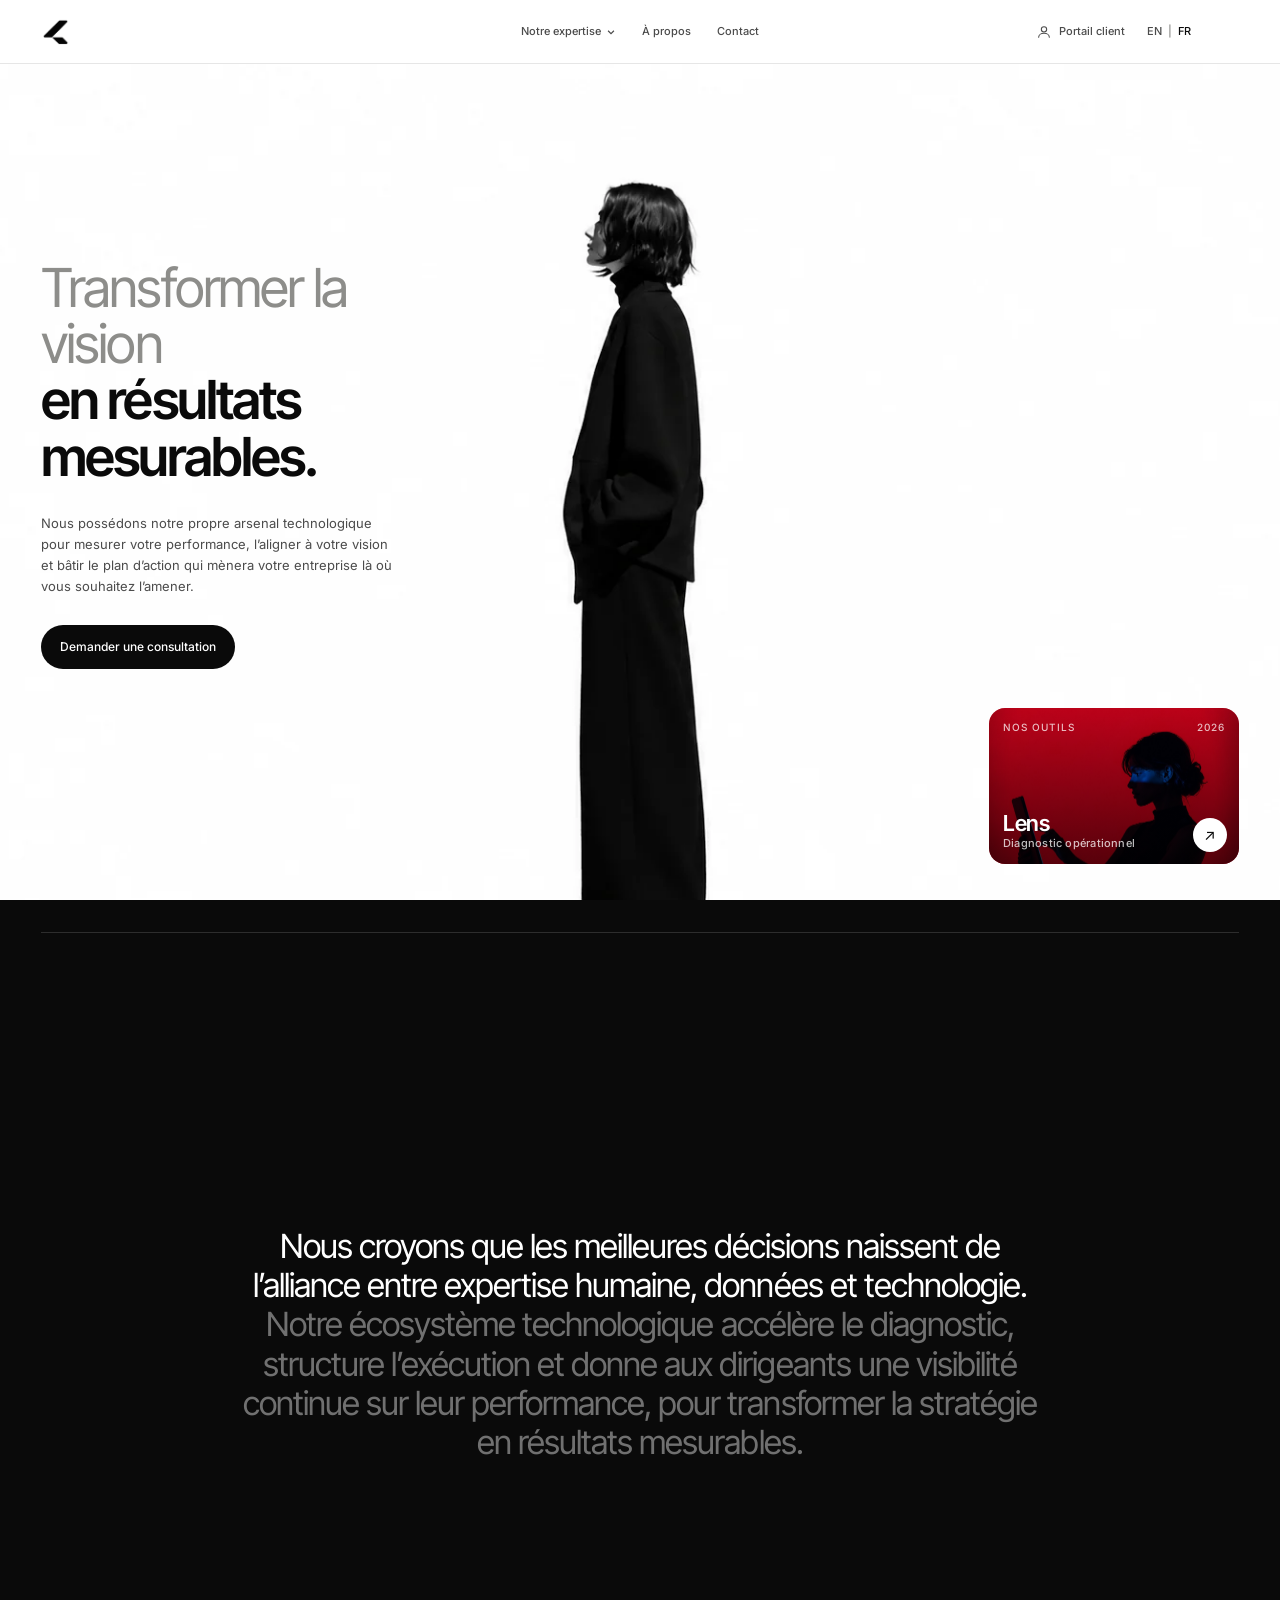
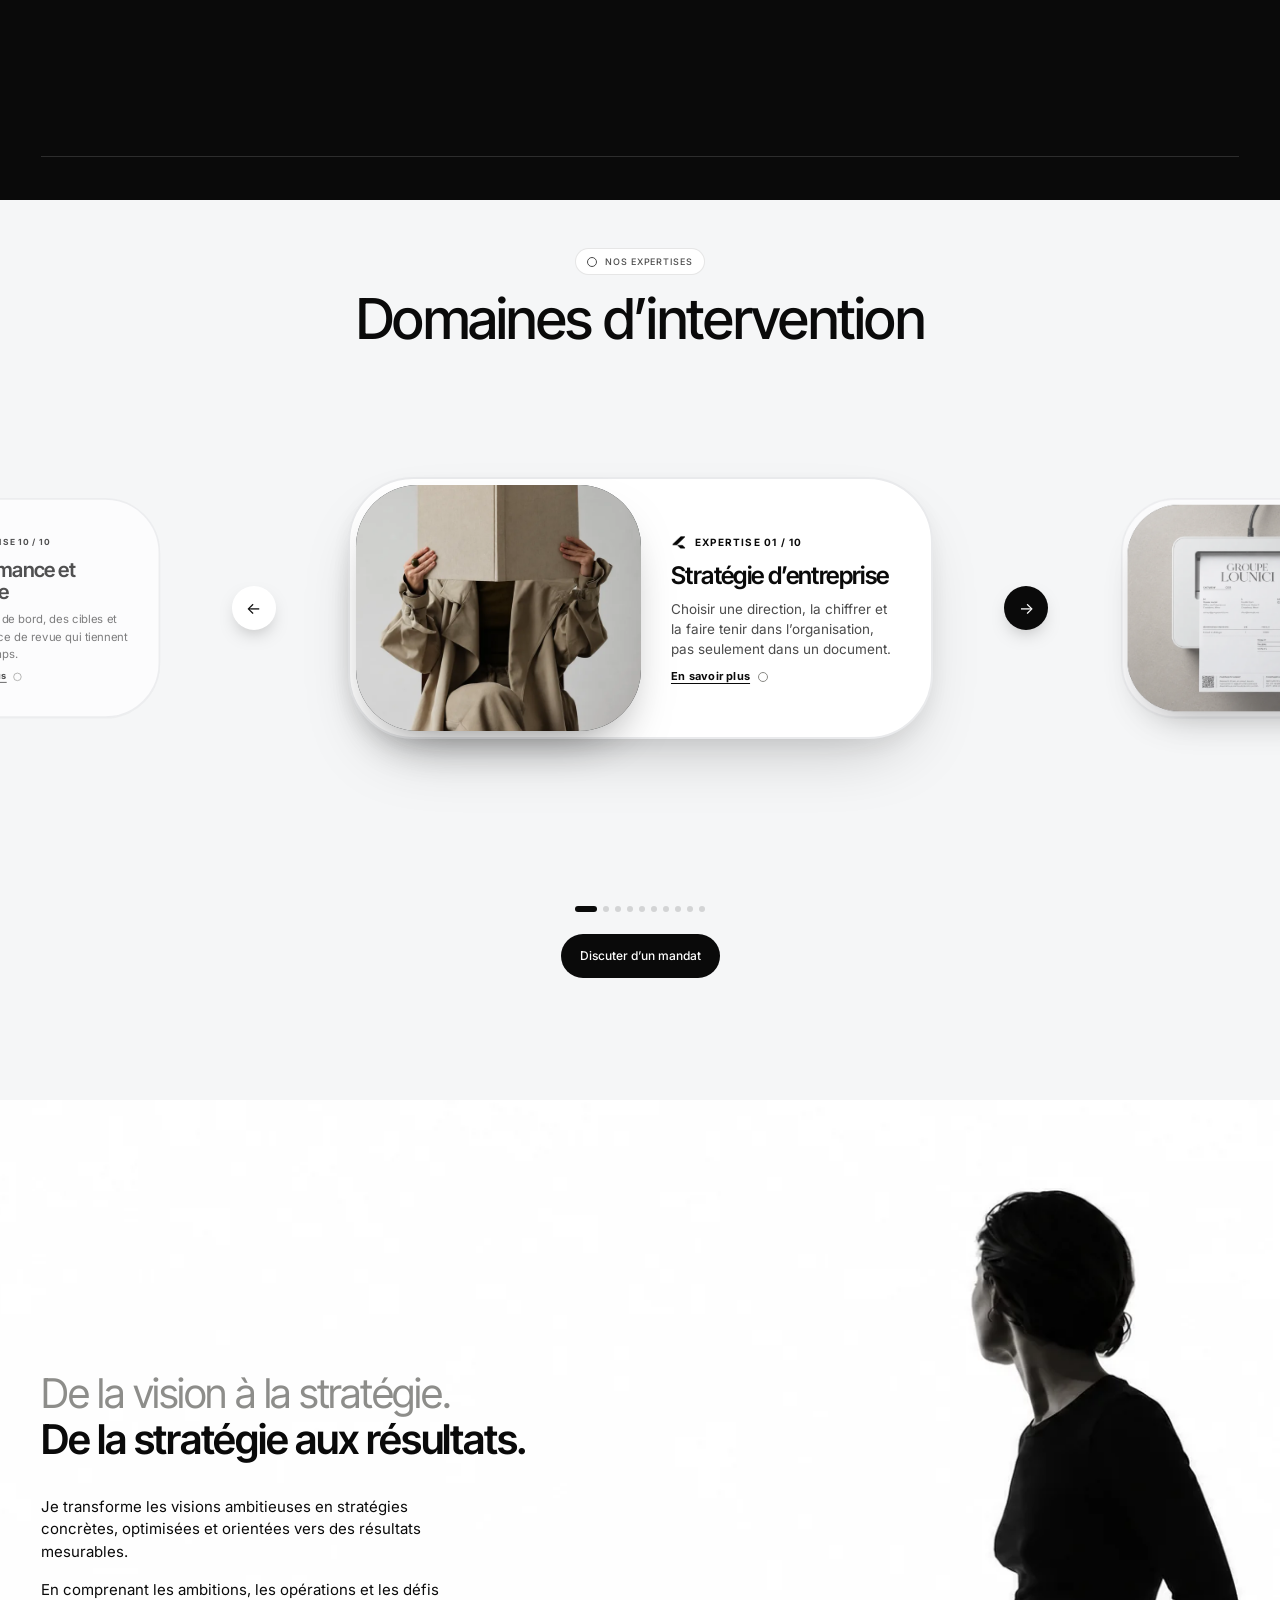
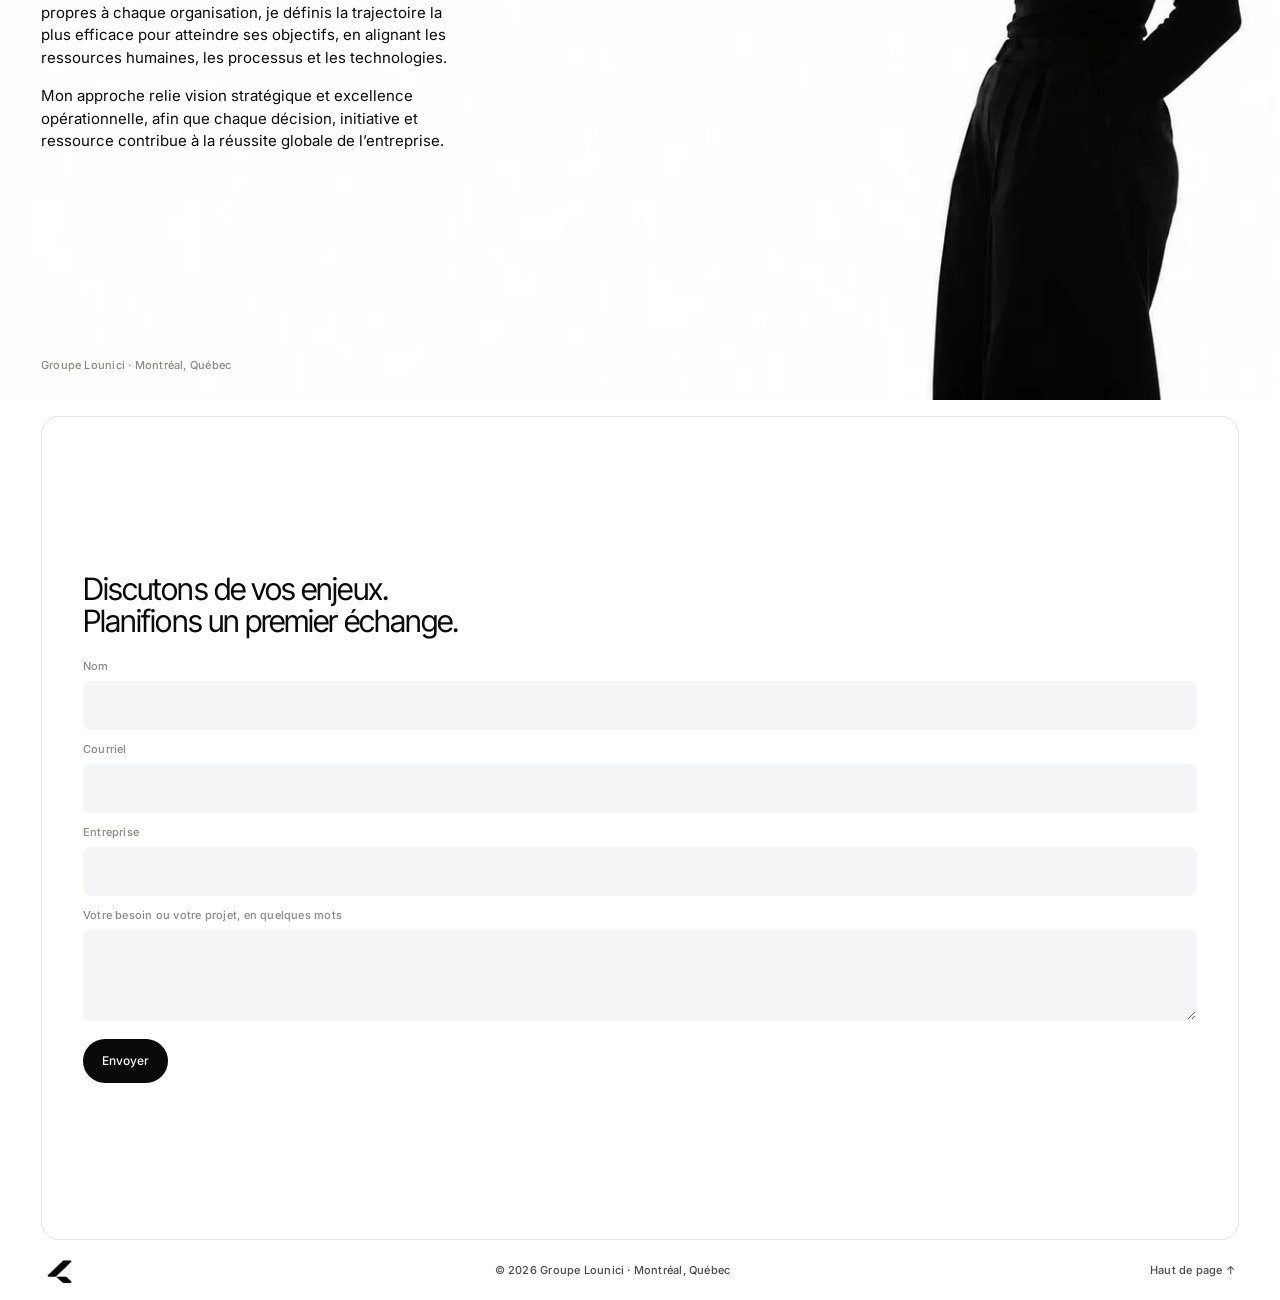
<file: index.html>
<!DOCTYPE html>
<html lang="fr">
<head>
  <meta charset="UTF-8">
  <meta name="viewport" content="width=device-width, initial-scale=1.0">
  <title data-i18n="title_home">Accueil | Groupe Lounici</title>
  <meta name="description" data-i18n-attr="content=meta_desc" content="Groupe Lounici est un cabinet de résolution de problèmes et d'amélioration continue : fusions et acquisitions, stratégie, implantation de systèmes, changement de structure. Des résultats dans les 30 premiers jours.">
  <link rel="icon" href="favicon.ico?v=3" sizes="16x16 32x32 48x48">
  <link rel="icon" type="image/png" sizes="64x64" href="assets/favicon.png?v=3">
  <link rel="icon" type="image/png" sizes="192x192" href="assets/favicon-192.png?v=3">
  <link rel="icon" type="image/png" sizes="512x512" href="assets/favicon-512.png?v=3">
  <link rel="apple-touch-icon" sizes="180x180" href="assets/favicon-180.png?v=3">
  <link rel="preconnect" href="https://fonts.googleapis.com">
  <link rel="preconnect" href="https://fonts.gstatic.com" crossorigin>
  <link href="https://fonts.googleapis.com/css2?family=Inter+Tight:wght@400;500;600&family=Inter:wght@400;500;600&display=swap" rel="stylesheet">
  <link rel="stylesheet" href="styles.css?v=22">
</head>
<body>

  <main id="top">

    <!-- ===== 1. Héros ===== -->
    <section class="panel hero" id="hero">
      <header class="hero-top">
        <a class="brand brand-hero" href="#top" aria-label="Groupe Lounici — accueil" data-i18n-attr="aria-label=brand_home">
          <img src="assets/logo-blanc.png" alt="Groupe Lounici" class="brand-mark">
          <span class="brand-name" aria-hidden="true">Groupe Lounici</span>
        </a>
        <nav class="nav-links" aria-label="Navigation principale" data-i18n-attr="aria-label=nav_label">
          <button class="has-menu" type="button" aria-expanded="false" aria-controls="menu-expertise"><span data-i18n="nav_expertise">Notre expertise</span> <svg class="chev" viewBox="0 0 12 12" fill="none" stroke="currentColor" stroke-width="1.4" aria-hidden="true"><path d="M2.5 4.5 6 8l3.5-3.5"/></svg></button>
          <a href="#a-propos" data-i18n="nav_about">À propos</a>
          <a href="#contact" data-i18n="nav_contact">Contact</a>
        </nav>
        <div class="nav-right">
          <!-- portail client : adresse à fournir -->
          <a class="nav-portal" href="#portail" aria-label="Portail client" aria-haspopup="dialog" data-i18n-attr="aria-label=nav_portal">
            <svg viewBox="0 0 24 24" fill="none" stroke="currentColor" stroke-width="1.6" stroke-linecap="round" aria-hidden="true"><circle cx="12" cy="8" r="4"/><path d="M4 20c0-3.6 3.6-6 8-6s8 2.4 8 6"/></svg>
            <span data-i18n="nav_portal">Portail client</span>
          </a>
          <div class="lang" aria-label="Langue" data-i18n-attr="aria-label=lang_label">
            <a href="#" hreflang="en" lang="en">EN</a>
            <span aria-hidden="true">|</span>
            <a href="#" hreflang="fr" lang="fr" class="is-on" aria-current="true">FR</a>
          </div>
        </div>
        <button class="nav-toggle" aria-label="Ouvrir le menu" aria-expanded="false" data-i18n-attr="aria-label=nav_toggle"><span></span><span></span></button>

        <!-- grand menu « Our expertise », ouvert au clic -->
        <div class="mega" id="menu-expertise" hidden>
          <a class="mega-title" href="#expertises" data-i18n="mega_title">Notre expertise <span aria-hidden="true">→</span></a>
          <ul class="mega-list">
            <li><a href="#expertises" data-slide="0" data-i18n="exp_1">Stratégie d’entreprise</a></li>
            <li><a href="#expertises" data-slide="1" data-i18n="exp_2">Finance d’entreprise</a></li>
            <li><a href="#expertises" data-slide="2" data-i18n="exp_3">Excellence opérationnelle</a></li>
            <li><a href="#expertises" data-slide="3" data-i18n="exp_4">Chaîne d’approvisionnement</a></li>
            <li><a href="#expertises" data-slide="4" data-i18n="exp_5">Organisation et gouvernance</a></li>
            <li><a href="#expertises" data-slide="5" data-i18n="exp_6">Ingénierie de systèmes</a></li>
            <li><a href="#expertises" data-slide="6" data-i18n="exp_7">Données et analytique</a></li>
            <li><a href="#expertises" data-slide="7" data-i18n="exp_8">Intelligence artificielle</a></li>
            <li><a href="#expertises" data-slide="8" data-i18n="exp_9">Marchés publics</a></li>
            <li><a href="#expertises" data-slide="9" data-i18n="exp_10">Performance et pilotage</a></li>
          </ul>
        </div>
      </header>

      <!-- la silhouette est au centre de la photo : titre, présentation et bouton à gauche, carte outil en bas à droite -->
      <div class="hero-body">
        <div class="hero-text">
          <h1 class="hero-title" data-i18n="hero_title"><span class="dim">Transformer la vision</span><br>en résultats mesurables.</h1>
          <p class="hero-lead" data-i18n="hero_lead">Nous possédons notre propre arsenal technologique pour mesurer votre performance, l’aligner à votre vision et bâtir le plan d’action qui mènera votre entreprise là où vous souhaitez l’amener.</p>
          <div class="hero-cta">
            <a class="btn btn-black" href="#contact" data-i18n="hero_cta">Demander une consultation</a>
          </div>
        </div>
        <a class="hero-card" href="#portail" aria-haspopup="dialog">
          <span class="hero-card-tag small"><span data-i18n="card_tag">Nos outils</span><span>2026</span></span>
          <span class="hero-card-body">
            <span class="hero-card-title">Lens</span>
            <span class="small" data-i18n="card_sub">Diagnostic opérationnel</span>
          </span>
          <span class="hero-card-arrow" aria-hidden="true">↗</span>
        </a>
      </div>

    </section>

    <!-- ===== 2. Énoncé ===== -->
    <section class="panel dark statement-panel" id="cabinet-enonce">
      <div class="strip small" aria-hidden="true"><span></span><span></span><span></span></div>
      <div class="statement">
        <p class="statement-text" data-i18n="statement">
          Nous croyons que les meilleures décisions naissent de l’alliance entre expertise humaine, données et technologie.
          <span class="dim">Notre écosystème technologique accélère le diagnostic, structure l’exécution et donne aux dirigeants une visibilité continue sur leur performance, pour transformer la stratégie en résultats mesurables.</span>
        </p>
      </div>
      <div class="strip strip-bottom small" aria-hidden="true"><span></span><span></span><span></span></div>
    </section>

    <!-- ===== 3. Pour qui : cartes empilées + visuel ===== -->
    <section class="panel light expo" id="expertises">
      <div class="expo-head">
        <span class="expo-pill small"><i class="pt pt-ring"></i><span data-i18n="expo_pill">Nos expertises</span></span>
        <h2 class="h-xl" data-i18n="expo_title">Domaines d’intervention</h2>
      </div>
      <div class="caro" aria-roledescription="carrousel" aria-label="Nos expertises" data-i18n-attr="aria-label=expo_pill;aria-roledescription=caro_role">
        <div class="caro-track">
          <article class="caro-card" data-slide="0" aria-roledescription="diapositive" aria-label="1 sur 10" data-i18n-attr="aria-roledescription=slide_role;aria-label=slide_1">
            <div class="caro-visual has-img" aria-hidden="true"><img src="assets/expertises/strategie.webp?v=2" alt=""><svg viewBox="0 0 120 120" fill="none" stroke="currentColor" stroke-width="1.2" stroke-linecap="round" stroke-linejoin="round"><circle cx="60" cy="60" r="34"/><circle cx="60" cy="60" r="18" stroke-dasharray="3 4"/><circle cx="60" cy="60" r="2.5" fill="currentColor" stroke="none"/><path d="M60 14v12M60 94v12M14 60h12M94 60h12M60 60l26-26"/><path d="M86 34h-9M86 34v9"/></svg></div>
            <div class="caro-body">
              <span class="caro-tag small"><img src="assets/logo-blanc.png" alt="" class="brand-mark">Expertise 01 / 10</span>
              <h3 data-i18n="exp_1">Stratégie d’entreprise</h3>
              <p data-i18n="card_1">Choisir une direction, la chiffrer et la faire tenir dans l’organisation, pas seulement dans un document.</p>
              <a class="caro-more small" href="#contact"><span data-i18n="more">En savoir plus</span> <i class="pt pt-ring"></i></a>
            </div>
          </article>
          <article class="caro-card" data-slide="1" aria-roledescription="diapositive" aria-label="2 sur 10" data-i18n-attr="aria-roledescription=slide_role;aria-label=slide_2">
            <div class="caro-visual has-img" aria-hidden="true"><img src="assets/expertises/finance.webp?v=2" alt=""><svg viewBox="0 0 120 120" fill="none" stroke="currentColor" stroke-width="1.2" stroke-linecap="round" stroke-linejoin="round"><path d="M22 92h76"/><path d="M30 92V66M48 92V52M66 92V60M84 92V36"/><path d="M26 58 48 40 66 48 92 24" stroke-dasharray="3 4"/><circle cx="92" cy="24" r="2.5" fill="currentColor" stroke="none"/></svg></div>
            <div class="caro-body">
              <span class="caro-tag small"><img src="assets/logo-blanc.png" alt="" class="brand-mark">Expertise 02 / 10</span>
              <h3 data-i18n="exp_2">Finance d’entreprise</h3>
              <p data-i18n="card_2">Fusions, acquisitions, financement : la valeur doit survivre à la transaction, puis à l’intégration.</p>
              <a class="caro-more small" href="#contact"><span data-i18n="more">En savoir plus</span> <i class="pt pt-ring"></i></a>
            </div>
          </article>
          <article class="caro-card" data-slide="2" aria-roledescription="diapositive" aria-label="3 sur 10" data-i18n-attr="aria-roledescription=slide_role;aria-label=slide_3">
            <div class="caro-visual has-img" aria-hidden="true"><img src="assets/expertises/excellence.webp?v=2" alt=""><svg viewBox="0 0 120 120" fill="none" stroke="currentColor" stroke-width="1.2" stroke-linecap="round" stroke-linejoin="round"><circle cx="60" cy="60" r="30"/><circle cx="60" cy="60" r="12"/><path d="M60 18v12M60 90v12M18 60h12M90 60h12M30 30l8 8M82 82l8 8M30 90l8-8M82 38l8-8"/></svg></div>
            <div class="caro-body">
              <span class="caro-tag small"><img src="assets/logo-blanc.png" alt="" class="brand-mark">Expertise 03 / 10</span>
              <h3 data-i18n="exp_3">Excellence opérationnelle</h3>
              <p data-i18n="card_3">Coûts, délais, qualité, capacité : réglés sur le terrain avec vos équipes, qui continuent ensuite sans nous.</p>
              <a class="caro-more small" href="#contact"><span data-i18n="more">En savoir plus</span> <i class="pt pt-ring"></i></a>
            </div>
          </article>
          <article class="caro-card" data-slide="3" aria-roledescription="diapositive" aria-label="4 sur 10" data-i18n-attr="aria-roledescription=slide_role;aria-label=slide_4">
            <div class="caro-visual has-img" aria-hidden="true"><img src="assets/expertises/chaine.webp?v=2" alt=""><svg viewBox="0 0 120 120" fill="none" stroke="currentColor" stroke-width="1.2" stroke-linecap="round" stroke-linejoin="round"><path d="M18 44 34 36l16 8-16 8zM50 64l16-8 16 8-16 8zM70 36l16-8 16 8-16 8z"/><path d="M18 44v16l16 8V52M50 64v16l16 8V72M70 36v16l16 8V44"/><path d="M34 60l16 4M66 72l12-10" stroke-dasharray="3 3"/></svg></div>
            <div class="caro-body">
              <span class="caro-tag small"><img src="assets/logo-blanc.png" alt="" class="brand-mark">Expertise 04 / 10</span>
              <h3 data-i18n="exp_4">Chaîne d’approvisionnement</h3>
              <p data-i18n="card_4">Stocks, fournisseurs, logistique : un flux lisible de la commande à la livraison.</p>
              <a class="caro-more small" href="#contact"><span data-i18n="more">En savoir plus</span> <i class="pt pt-ring"></i></a>
            </div>
          </article>
          <article class="caro-card" data-slide="4" aria-roledescription="diapositive" aria-label="5 sur 10" data-i18n-attr="aria-roledescription=slide_role;aria-label=slide_5">
            <div class="caro-visual has-img" aria-hidden="true"><img src="assets/expertises/organisation.webp?v=2" alt=""><svg viewBox="0 0 120 120" fill="none" stroke="currentColor" stroke-width="1.2" stroke-linecap="round" stroke-linejoin="round"><rect x="48" y="22" width="24" height="16" rx="4"/><rect x="18" y="68" width="24" height="16" rx="4"/><rect x="48" y="68" width="24" height="16" rx="4"/><rect x="78" y="68" width="24" height="16" rx="4"/><path d="M60 38v14M30 68V52h60v16M60 52v16"/></svg></div>
            <div class="caro-body">
              <span class="caro-tag small"><img src="assets/logo-blanc.png" alt="" class="brand-mark">Expertise 05 / 10</span>
              <h3 data-i18n="exp_5">Organisation et gouvernance</h3>
              <p data-i18n="card_5">Rôles, responsabilités, instances : une structure qui décide vite et qui tient.</p>
              <a class="caro-more small" href="#contact"><span data-i18n="more">En savoir plus</span> <i class="pt pt-ring"></i></a>
            </div>
          </article>
          <article class="caro-card" data-slide="5" aria-roledescription="diapositive" aria-label="6 sur 10" data-i18n-attr="aria-roledescription=slide_role;aria-label=slide_6">
            <div class="caro-visual has-img" aria-hidden="true"><img src="assets/expertises/numerique.webp?v=2" alt=""><svg viewBox="0 0 120 120" fill="none" stroke="currentColor" stroke-width="1.2" stroke-linecap="round" stroke-linejoin="round"><rect x="40" y="40" width="40" height="40" rx="6"/><rect x="52" y="52" width="16" height="16" rx="2" stroke-dasharray="3 3"/><path d="M48 40V26M60 40V22M72 40V26M48 80v14M60 80v18M72 80v14M40 48H26M40 60H22M40 72H26M80 48h14M80 60h18M80 72h14"/></svg></div>
            <div class="caro-body">
              <span class="caro-tag small"><img src="assets/logo-blanc.png" alt="" class="brand-mark">Expertise 06 / 10</span>
              <h3 data-i18n="exp_6">Ingénierie de systèmes</h3>
              <p data-i18n="card_6">ERP, CRM, outils métier : livrés, adoptés et rentables.</p>
              <a class="caro-more small" href="#contact"><span data-i18n="more">En savoir plus</span> <i class="pt pt-ring"></i></a>
            </div>
          </article>
          <article class="caro-card" data-slide="6" aria-roledescription="diapositive" aria-label="7 sur 10" data-i18n-attr="aria-roledescription=slide_role;aria-label=slide_7">
            <div class="caro-visual has-img" aria-hidden="true"><img src="assets/expertises/donnees.webp?v=2" alt=""><svg viewBox="0 0 120 120" fill="none" stroke="currentColor" stroke-width="1.2" stroke-linecap="round" stroke-linejoin="round"><ellipse cx="60" cy="34" rx="30" ry="10"/><path d="M30 34v20c0 5.5 13.4 10 30 10s30-4.5 30-10V34"/><path d="M30 54v20c0 5.5 13.4 10 30 10s30-4.5 30-10V54"/><path d="M30 74v12c0 5.5 13.4 10 30 10s30-4.5 30-10V74" stroke-dasharray="3 3"/></svg></div>
            <div class="caro-body">
              <span class="caro-tag small"><img src="assets/logo-blanc.png" alt="" class="brand-mark">Expertise 07 / 10</span>
              <h3 data-i18n="exp_7">Données et analytique</h3>
              <p data-i18n="card_7">Des indicateurs fiables, lus chaque semaine, qui déclenchent des décisions.</p>
              <a class="caro-more small" href="#contact"><span data-i18n="more">En savoir plus</span> <i class="pt pt-ring"></i></a>
            </div>
          </article>
          <article class="caro-card" data-slide="7" aria-roledescription="diapositive" aria-label="8 sur 10" data-i18n-attr="aria-roledescription=slide_role;aria-label=slide_8">
            <div class="caro-visual has-img" aria-hidden="true"><img src="assets/expertises/ia.webp?v=2" alt=""><svg viewBox="0 0 120 120" fill="none" stroke="currentColor" stroke-width="1.2" stroke-linecap="round" stroke-linejoin="round"><circle cx="30" cy="40" r="5"/><circle cx="30" cy="80" r="5"/><circle cx="60" cy="28" r="5"/><circle cx="60" cy="60" r="5"/><circle cx="60" cy="92" r="5"/><circle cx="90" cy="46" r="5"/><circle cx="90" cy="74" r="5"/><path d="M35 40l20-10M35 42l20 16M35 78l20-16M35 82l20 8M65 30l20 14M65 60l20-12M65 62l20 10M65 90l20-14" opacity=".7"/></svg></div>
            <div class="caro-body">
              <span class="caro-tag small"><img src="assets/logo-blanc.png" alt="" class="brand-mark">Expertise 08 / 10</span>
              <h3 data-i18n="exp_8">Intelligence artificielle</h3>
              <p data-i18n="card_8">Des cas d’usage choisis pour leur rendement, déployés avec vos données et vos équipes.</p>
              <a class="caro-more small" href="#contact"><span data-i18n="more">En savoir plus</span> <i class="pt pt-ring"></i></a>
            </div>
          </article>
          <article class="caro-card" data-slide="8" aria-roledescription="diapositive" aria-label="9 sur 10" data-i18n-attr="aria-roledescription=slide_role;aria-label=slide_9">
            <div class="caro-visual has-img" aria-hidden="true"><img src="assets/expertises/marches.webp" alt=""><svg viewBox="0 0 120 120" fill="none" stroke="currentColor" stroke-width="1.2" stroke-linecap="round" stroke-linejoin="round"><path d="M22 44 60 24l38 20z"/><path d="M28 44v38M44 44v38M60 44v38M76 44v38M92 44v38"/><path d="M20 82h80M24 90h72"/></svg></div>
            <div class="caro-body">
              <span class="caro-tag small"><img src="assets/logo-blanc.png" alt="" class="brand-mark">Expertise 09 / 10</span>
              <h3 data-i18n="exp_9">Marchés publics</h3>
              <p data-i18n="card_9">Veille SEAO, qualification des appels d’offres et réponses qui gagnent.</p>
              <a class="caro-more small" href="#contact"><span data-i18n="more">En savoir plus</span> <i class="pt pt-ring"></i></a>
            </div>
          </article>
          <article class="caro-card" data-slide="9" aria-roledescription="diapositive" aria-label="10 sur 10" data-i18n-attr="aria-roledescription=slide_role;aria-label=slide_10">
            <div class="caro-visual has-img" aria-hidden="true"><img src="assets/expertises/performance.webp?v=2" alt=""><svg viewBox="0 0 120 120" fill="none" stroke="currentColor" stroke-width="1.2" stroke-linecap="round" stroke-linejoin="round"><path d="M22 78a38 38 0 0 1 76 0"/><path d="M34 78a26 26 0 0 1 52 0" stroke-dasharray="3 4"/><path d="M60 78 82 50"/><circle cx="60" cy="78" r="3" fill="currentColor" stroke="none"/><path d="M22 86h76"/></svg></div>
            <div class="caro-body">
              <span class="caro-tag small"><img src="assets/logo-blanc.png" alt="" class="brand-mark">Expertise 10 / 10</span>
              <h3 data-i18n="exp_10">Performance et pilotage</h3>
              <p data-i18n="card_10">Un tableau de bord, des cibles et une cadence de revue qui tiennent dans le temps.</p>
              <a class="caro-more small" href="#contact"><span data-i18n="more">En savoir plus</span> <i class="pt pt-ring"></i></a>
            </div>
          </article>
        </div>
        <button class="caro-btn caro-prev" type="button" aria-label="Expertise précédente" data-i18n-attr="aria-label=prev">←</button>
        <button class="caro-btn caro-next" type="button" aria-label="Expertise suivante" data-i18n-attr="aria-label=next">→</button>
      </div>
      <div class="caro-dots" role="tablist" aria-label="Choisir une expertise" data-i18n-attr="aria-label=dots"></div>
      <div class="expo-foot"><a class="btn btn-black" href="#contact" data-i18n="cta">Discuter d’un mandat</a></div>
    </section>

    <!-- ===== 4. À propos : texte à gauche, silhouette en arrière-plan à droite ===== -->
    <section class="panel light about" id="a-propos">
      <div class="about-text">
        <h2 class="about-title" data-i18n="about_title"><span class="dim">De la vision à la stratégie.</span><br>De la stratégie aux résultats.</h2>
        <p data-i18n="about_p1">Je transforme les visions ambitieuses en stratégies concrètes, optimisées et orientées vers des résultats mesurables.</p>
        <p data-i18n="about_p2">En comprenant les ambitions, les opérations et les défis propres à chaque organisation, je définis la trajectoire la plus efficace pour atteindre ses objectifs, en alignant les ressources humaines, les processus et les technologies.</p>
        <p data-i18n="about_p3">Mon approche relie vision stratégique et excellence opérationnelle, afin que chaque décision, initiative et ressource contribue à la réussite globale de l’entreprise.</p>
      </div>
      <p class="about-foot small">Groupe Lounici · Montréal, Québec</p>
    </section>

    <section class="panel contact" id="contact">
      <div class="login">
        <h2 class="h-lead" data-i18n="contact_title">Discutons de vos enjeux.<br>Planifions un premier échange.</h2>
        <form class="contact-form" action="mailto:info@lounici.ca" method="post" enctype="text/plain">
          <label class="field"><span class="small" data-i18n="f_name">Nom</span><input type="text" name="nom" required></label>
          <label class="field"><span class="small" data-i18n="f_email">Courriel</span><input type="email" name="courriel" required></label>
          <label class="field"><span class="small" data-i18n="f_company">Entreprise</span><input type="text" name="entreprise"></label>
          <label class="field"><span class="small" data-i18n="f_problem">Votre besoin ou votre projet, en quelques mots</span><textarea name="message" rows="3"></textarea></label>
          <div class="form-foot">
            <button type="submit" class="btn btn-black" data-i18n="f_send">Envoyer</button>
          </div>
        </form>
      </div>
      <div class="site-foot">
        <a class="brand brand-hero" href="#top" aria-label="Groupe Lounici — accueil" data-i18n-attr="aria-label=brand_home"><img src="assets/logo-blanc.png" alt="Groupe Lounici" class="brand-mark"><span class="brand-name" aria-hidden="true">Groupe Lounici</span></a>
        <span class="small">© <span id="year"></span> Groupe Lounici · Montréal, Québec</span>
        <a class="small" href="#top" data-i18n="foot_top">Haut de page ↑</a>
      </div>
    </section>

  </main>

  <!-- Portail client : fenêtre de connexion ouverte par le lien « Client Portal » -->
  <dialog class="login-modal" id="portail" aria-labelledby="portail-titre">
    <button class="modal-close" type="button" aria-label="Fermer" data-i18n-attr="aria-label=close">×</button>
    <h2 class="modal-title" id="portail-titre" data-i18n="modal_title">Bienvenue, connectez-vous<br>à votre compte.</h2>
    <form class="login-form" novalidate>
      <label class="field"><span class="small" data-i18n="m_user">Identifiant ou courriel</span><input type="text" name="identifiant" autocomplete="username" placeholder="nom@domaine.com" autofocus required data-i18n-attr="placeholder=m_user_ph"></label>
      <label class="field"><span class="small" data-i18n="m_pass">Mot de passe</span><input type="password" name="mot-de-passe" autocomplete="current-password" placeholder="Votre mot de passe" required data-i18n-attr="placeholder=m_pass_ph"></label>
      <div class="form-foot">
        <button type="submit" class="btn btn-black" data-i18n="m_submit">Se connecter</button>
        <a class="small lost" href="mailto:info@lounici.ca?subject=Portail%20client%20-%20mot%20de%20passe" data-i18n="m_lost">Mot de passe oublié ?</a>
      </div>
      <p class="login-msg small" hidden>Veuillez saisir votre identifiant et votre mot de passe.</p>
    </form>
  </dialog>

  <script src="lens-config.js?v=1"></script>
  <script src="lens-cloud.js?v=1"></script>
  <script src="script.js?v=18"></script>
</body>
</html>
</file>
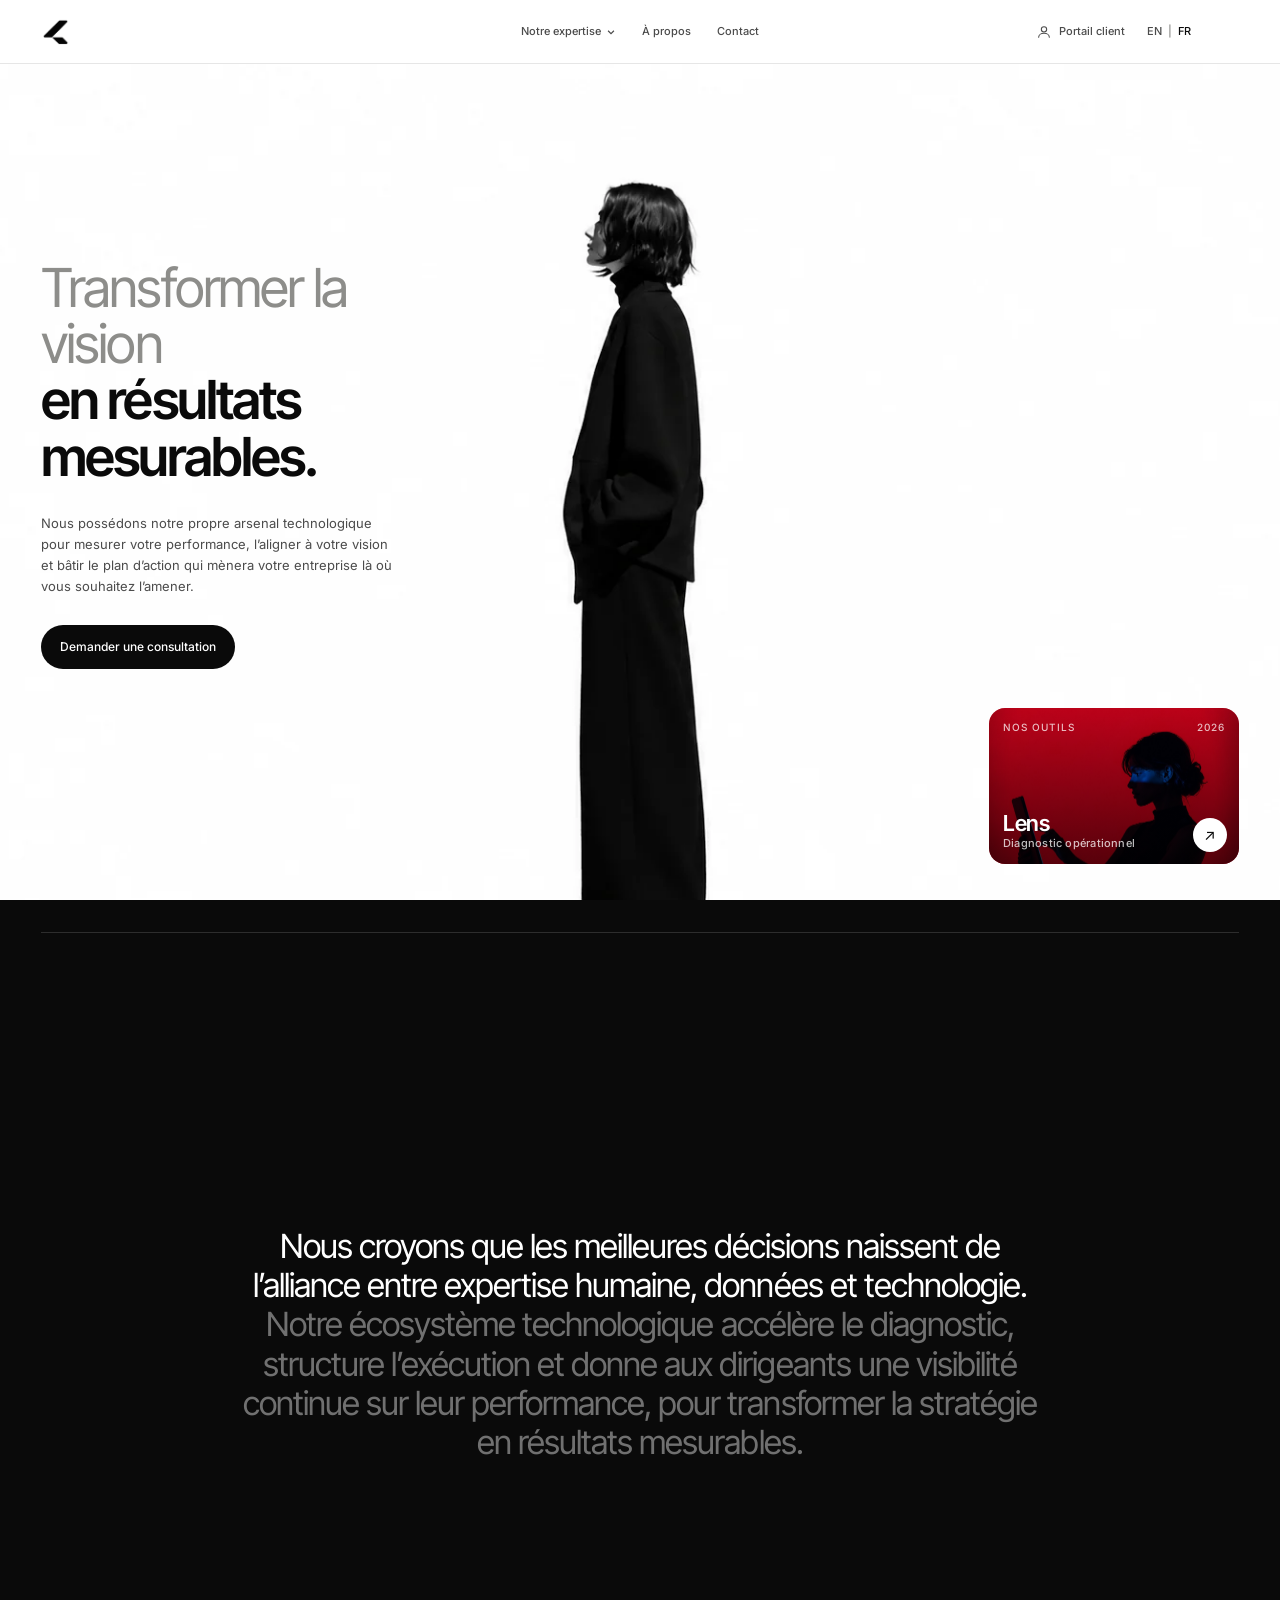
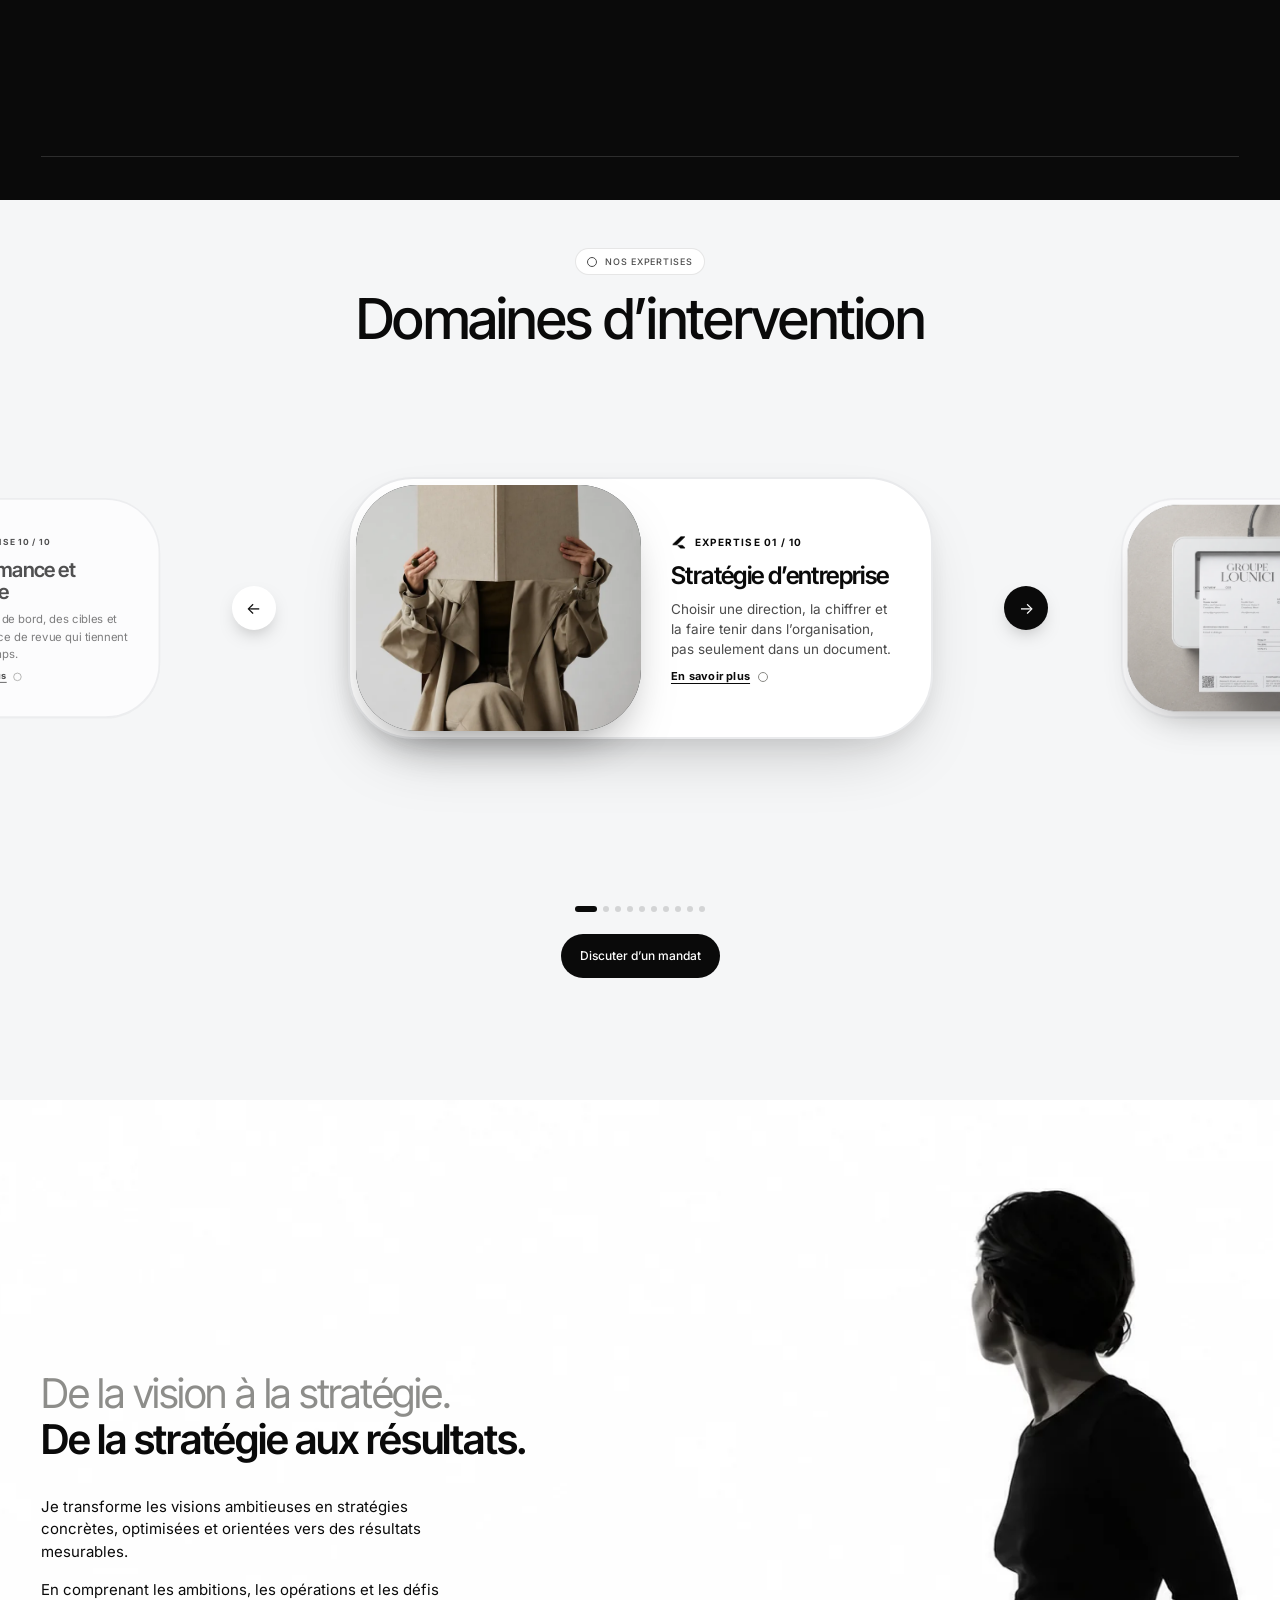
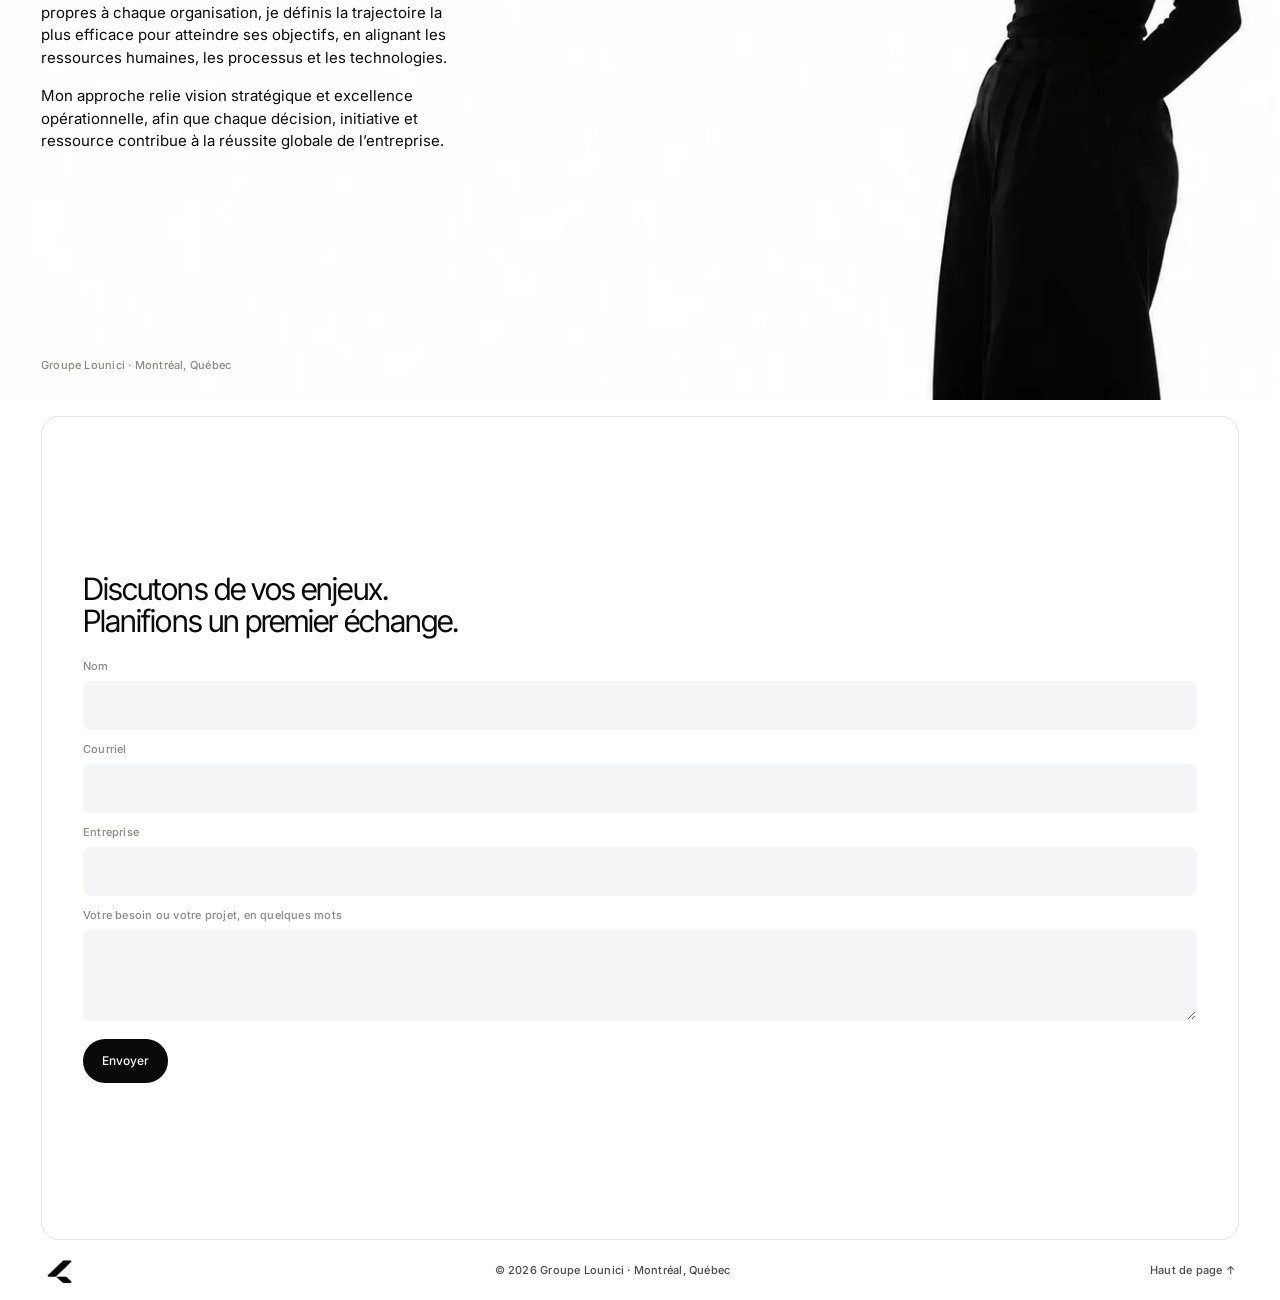
<file: portail.html>
<!DOCTYPE html>
<html lang="fr">
<head>
  <meta charset="UTF-8">
  <meta name="viewport" content="width=device-width, initial-scale=1.0">
  <title data-i18n="title_tools">Outils | Groupe Lounici</title>
  <meta name="robots" content="noindex">
  <link rel="icon" href="favicon.ico?v=3" sizes="16x16 32x32 48x48">
  <link rel="icon" type="image/png" sizes="64x64" href="assets/favicon.png?v=3">
  <link rel="icon" type="image/png" sizes="192x192" href="assets/favicon-192.png?v=3">
  <link rel="icon" type="image/png" sizes="512x512" href="assets/favicon-512.png?v=3">
  <link rel="apple-touch-icon" sizes="180x180" href="assets/favicon-180.png?v=3">
  <link rel="preconnect" href="https://fonts.googleapis.com">
  <link rel="preconnect" href="https://fonts.gstatic.com" crossorigin>
  <link href="https://fonts.googleapis.com/css2?family=Inter+Tight:wght@400;500;600&family=Inter:wght@400;500;600&display=swap" rel="stylesheet">
  <link rel="stylesheet" href="styles.css?v=22">
</head>
<body class="portail">

  <!-- ===== Barre : logo à gauche, Tools au centre, déconnexion à droite ===== -->
  <div class="portal-wrap">
    <header class="hero-top">
      <a class="brand brand-hero" href="#top" aria-label="Groupe Lounici — portail client" data-i18n-attr="aria-label=brand_portal">
        <img src="assets/logo-blanc.png" alt="Groupe Lounici" class="brand-mark">
        <span class="brand-name" aria-hidden="true">Groupe Lounici</span>
      </a>
      <nav class="nav-links" aria-label="Portail client">
        <a href="#outils" class="is-active" data-i18n="p_tools">Outils</a>
      </nav>
      <div class="nav-right">
        <div class="lang" aria-label="Langue" data-i18n-attr="aria-label=lang_label">
          <a href="#" hreflang="en" lang="en">EN</a>
          <span aria-hidden="true">|</span>
          <a href="#" hreflang="fr" lang="fr" class="is-on" aria-current="true">FR</a>
        </div>
        <a class="nav-portal" href="index.html" id="deconnexion">
          <svg viewBox="0 0 24 24" fill="none" stroke="currentColor" stroke-width="1.6" stroke-linecap="round" aria-hidden="true"><path d="M14 4h4a2 2 0 0 1 2 2v12a2 2 0 0 1-2 2h-4"/><path d="M10 8l-4 4 4 4M6 12h12"/></svg>
          <span data-i18n="p_logout">Déconnexion</span>
        </a>
      </div>
    </header>
  </div>

  <!-- ===== Outils : titre, sous-titre, cartes noires ===== -->
  <main class="portal-main" id="top">
    <section id="outils">
      <h1 class="h-xl" data-i18n="p_title">Vos outils,<br>au même endroit</h1>
      <p class="body-m" data-i18n="p_lead">L'arsenal technologique de Groupe Lounici pour mesurer votre performance, l'aligner à votre vision et suivre votre plan d'action.</p>

      <!-- outils provisoires : noms et adresses à remplacer par les vrais -->
      <ul class="tools">
        <li>
          <a class="tool has-image" href="lens.html" style="--img: url('assets/outil-diagnostic.jpg?v=1')">
            <!-- grille de points blancs (10 × 10), pleins au centre et de plus en plus transparents vers les bords -->
            <svg class="dots" viewBox="0 0 40 40" fill="currentColor" aria-hidden="true">
              <defs>
                <pattern id="grille-points" width="4" height="4" patternUnits="userSpaceOnUse"><circle cx="2" cy="2" r="1.1"/></pattern>
                <radialGradient id="fondu-points" cx="50%" cy="50%" r="50%">
                  <stop offset="0" stop-color="#fff"/>
                  <stop offset="0.35" stop-color="#fff"/>
                  <stop offset="1" stop-color="#fff" stop-opacity="0.1"/>
                </radialGradient>
                <mask id="masque-points"><rect width="40" height="40" fill="url(#fondu-points)"/></mask>
              </defs>
              <rect width="40" height="40" fill="url(#grille-points)" mask="url(#masque-points)"/>
            </svg>
            <span class="tool-foot">
              <span class="tool-name">Lens</span>
              <svg class="tool-arrow" viewBox="0 0 24 24" fill="none" stroke="currentColor" stroke-width="1.6" stroke-linecap="round" stroke-linejoin="round" aria-hidden="true"><path d="M4 12h15"/><path d="M13 6l6 6-6 6"/></svg>
            </span>
          </a>
        </li>
        <li>
          <a class="tool has-image" href="#" style="--img: url('assets/outil-laureat.jpg?v=1')">
            <!-- même grille de points : réutilise le motif et le masque définis dans la première carte -->
            <svg class="dots" viewBox="0 0 40 40" fill="currentColor" aria-hidden="true">
              <rect width="40" height="40" fill="url(#grille-points)" mask="url(#masque-points)"/>
            </svg>
            <span class="tool-foot">
              <span class="tool-name">Laureat</span>
              <svg class="tool-arrow" viewBox="0 0 24 24" fill="none" stroke="currentColor" stroke-width="1.6" stroke-linecap="round" stroke-linejoin="round" aria-hidden="true"><path d="M4 12h15"/><path d="M13 6l6 6-6 6"/></svg>
            </span>
          </a>
        </li>
      </ul>
    </section>
  </main>

  <script src="lens-config.js?v=1"></script>
  <script src="lens-cloud.js?v=1"></script>
  <script src="script.js?v=18"></script>
</body>
</html>
</file>
<file: styles.css>
/* =====================================================================
   Groupe L — Feuille de style
   Direction : studio monochrome sur fond blanc pur. Héros à empennage
   noir, énoncé en deux tons sur noir, carrousel d’expertises, duo de
   formulaire de contact seul et centré. Toutes les couleurs passent par les tokens.
   ===================================================================== */

:root {
  --white: #ffffff;          /* fond de page : blanc pur */
  --grey: #f4f5f6;           /* gris clair neutre (fond du carrousel, champs) */
  --grey-2: #e8e9eb;
  --black: #0a0a0a;
  --card-dark: #141414;
  --ink: #0a0a0a;
  --ink-2: #4b4b4b;
  --muted: #8a8a86;
  --dim: #8d8d8a;            /* seconde moitié des titres et énoncés */
  --line: rgba(10, 10, 10, 0.1);
  --line-dark: rgba(255, 255, 255, 0.14);
  --display: "Inter Tight", "Inter", system-ui, sans-serif;
  --font: "Inter", system-ui, -apple-system, "Segoe UI", sans-serif;
  --pad: clamp(20px, 3.2vw, 48px);
  --r: 8px;
  --r-card: 18px;
}

*, *::before, *::after { box-sizing: border-box; }
/* chaque panneau occupe la fenêtre ; le défilement s'arrête de section en section */
html { scroll-behavior: smooth; scroll-snap-type: y mandatory; }
body {
  margin: 0;
  font-family: var(--font);
  font-weight: 400;
  color: var(--ink);
  background: var(--white);
  -webkit-font-smoothing: antialiased;
  line-height: 1.5;
  overflow-x: clip;
}
img { display: block; max-width: 100%; }
a { color: inherit; text-decoration: none; }
h1, h2, h3, p { margin: 0; }
ol, ul { margin: 0; padding: 0; list-style: none; }

/* ── Typographie ── */
.h-xl, .h-lead, .hero-title, h3 { font-family: var(--display); font-weight: 400; letter-spacing: -0.03em; line-height: 1.05; }
.h-xl { font-size: clamp(34px, 4.4vw, 64px); }
.h-lead { font-size: clamp(24px, 2.4vw, 36px); }
h3 { font-size: clamp(18px, 1.6vw, 24px); }
.dim { color: var(--dim); }
.small { font-size: 11px; font-weight: 500; letter-spacing: 0.02em; color: var(--ink-2); line-height: 1.45; }
.body-m { font-size: clamp(13px, 1.05vw, 15px); line-height: 1.55; color: var(--ink-2); max-width: 46ch; }
.align-right { text-align: right; }
.pt { display: inline-block; width: 6px; height: 6px; border-radius: 50%; background: currentColor; }
.pt-ring { width: 10px; height: 10px; background: none; border: 1.5px solid currentColor; }
.pt-live { background: #2ecc71; }

/* ── Boutons ── */
.btn {
  display: inline-flex; align-items: center; gap: 10px;
  padding: 12px 18px; border-radius: 999px;
  font: inherit; font-size: 12px; font-weight: 500;
  border: 1px solid transparent; cursor: pointer; white-space: nowrap;
  transition: background 0.2s, color 0.2s;
}
.btn-black { background: var(--black); color: #fff; }
.btn-black:hover { background: #2a2a2a; }
.btn-white { background: #fff; color: var(--black); }
.btn-white:hover { background: var(--grey-2); }

/* ── Panneaux ── */
.panel {
  position: relative;
  min-height: 100vh; min-height: 100svh;
  padding: 72px var(--pad) 48px;
  display: flex; flex-direction: column; justify-content: center;
  scroll-snap-align: start;
}
.panel.light { background: var(--white); color: var(--ink); }
.panel.dark { background: var(--black); color: #fff; }
.panel.dark .small { color: rgba(255,255,255,0.6); }
.panel.dark .dim { color: rgba(255,255,255,0.42); }

/* ── 1. Héros ── */
.hero {
  --hero-top-h: 64px;        /* hauteur de la barre logo + menu */
  background: var(--white) url("assets/fond-heros.webp?v=3") no-repeat center var(--hero-top-h) / cover;
  padding: 0 var(--pad) 0; justify-content: space-between; overflow: hidden;
}
/* barre blanche pleine largeur, séparée de la photo par un trait gris */
.hero-top {
  display: grid; grid-template-columns: auto 1fr auto auto; align-items: center; gap: 24px; position: relative; z-index: 3;
  height: var(--hero-top-h); margin: 0 calc(-1 * var(--pad)); padding: 0 var(--pad);
  background: var(--white); border-bottom: 1px solid var(--line);
}
.brand { display: inline-flex; align-items: center; gap: 8px; font-weight: 600; }
.brand-mark { width: 16px; }
.brand-hero { font-family: var(--display); font-weight: 600; font-size: 17px; letter-spacing: -0.02em; text-transform: uppercase; }
.brand-hero .brand-mark { width: 30px; filter: invert(1); }
/* au survol du logo, le nom apparaît à sa droite ; il disparaît dès que le curseur quitte le logo */
.brand-hero { position: relative; }
.brand-name {
  position: absolute; left: calc(100% + 10px); top: 50%; transform: translate(-6px, -50%);
  font-size: 15px; font-weight: 600; letter-spacing: -0.02em; text-transform: none; white-space: nowrap; color: var(--ink);
  opacity: 0; pointer-events: none; transition: opacity 0.25s ease, transform 0.25s ease;
}
.brand-hero:hover .brand-name, .brand-hero:focus-visible .brand-name { opacity: 1; transform: translate(0, -50%); }
/* menu centré dans la barre, quelle que soit la largeur du logo et des liens de droite */
.nav-links { display: flex; gap: 26px; position: absolute; left: 50%; top: 0; height: 100%; transform: translateX(-50%); font-size: 11px; font-weight: 500; color: var(--ink-2); }
.nav-links > * { display: inline-flex; align-items: center; height: 100%; position: relative; }
.nav-links a:hover { color: var(--ink); }
/* bouton « Our expertise » : même aspect qu'un lien, chevron qui se retourne quand le menu est ouvert */
.has-menu { background: none; border: 0; padding: 0; font: inherit; color: inherit; cursor: pointer; gap: 5px; }
.has-menu .chev { width: 10px; height: 10px; transition: transform 0.2s; }
.has-menu:hover, .has-menu[aria-expanded="true"] { color: var(--ink); }
.has-menu[aria-expanded="true"] .chev { transform: rotate(180deg); }
.has-menu[aria-expanded="true"]::after { content: ""; position: absolute; left: 0; right: 0; bottom: -1px; height: 2px; background: var(--ink); }
/* grand menu : panneau blanc pleine largeur sous la barre, liste sur trois colonnes */
.mega {
  position: absolute; left: 0; right: 0; top: 100%; z-index: 6;
  padding: 36px var(--pad) 44px; background: var(--white); border-bottom: 1px solid var(--line);
  box-shadow: 0 24px 40px -24px rgba(10, 10, 10, 0.18);
}
.mega-title { display: inline-flex; align-items: center; gap: 10px; font-family: var(--display); font-size: 24px; font-weight: 500; letter-spacing: -0.02em; color: var(--ink); margin-bottom: 26px; }
.mega-title span { transition: transform 0.2s; }
.mega-title:hover span { transform: translateX(4px); }
.mega-list { display: grid; grid-template-columns: repeat(3, minmax(0, 1fr)); grid-auto-flow: column; grid-template-rows: repeat(4, auto); gap: 18px 32px; max-width: 1100px; }
.mega-list a { font-size: 14px; color: var(--ink-2); }
.mega-list a:hover { color: var(--ink); text-decoration: underline; text-underline-offset: 4px; }
/* à droite : portail client (icône de personne) et choix de langue */
.nav-right { display: flex; align-items: center; gap: 22px; justify-self: end; font-size: 11px; font-weight: 500; color: var(--ink-2); }
.nav-portal { display: inline-flex; align-items: center; gap: 7px; }
.nav-portal svg { width: 16px; height: 16px; }
.nav-portal:hover { color: var(--ink); }
.lang { display: inline-flex; align-items: center; gap: 6px; }
.lang span { color: var(--muted); }
.lang a:hover, .lang a.is-on { color: var(--ink); }
.nav-toggle {
  display: none; width: 38px; height: 38px; border: 1px solid var(--line); background: var(--white); border-radius: var(--r);
  cursor: pointer; flex-direction: column; align-items: center; justify-content: center; gap: 5px; justify-self: end;
}
.nav-toggle span { display: block; width: 16px; height: 1.5px; background: var(--ink); }

.hero-body {
  position: relative; flex: 1; min-height: 0;
  display: grid; grid-template-columns: minmax(0, 1fr) minmax(0, 0.7fr) minmax(0, 1fr); grid-template-rows: 1fr auto;
  align-items: center; column-gap: 24px; row-gap: 24px; padding-bottom: 36px;
}
.hero-body > * { position: relative; z-index: 2; }
.hero-text { grid-column: 1; grid-row: 1 / span 2; align-self: center; padding: 24px 0; }
.hero-cta { margin-top: 28px; }
/* carte outil en bas à droite */
.hero-card {
  grid-column: 3; grid-row: 2; align-self: end; justify-self: end;
  position: relative; width: 250px; aspect-ratio: 16 / 10; border-radius: 16px; overflow: hidden; color: #fff;
  background: #0a0a0a url("assets/outil-diagnostic.jpg?v=1") center / cover; display: grid; grid-template-rows: auto 1fr; padding: 12px 14px;
}
.hero-card::before { content: ""; position: absolute; inset: 0; background: linear-gradient(180deg, rgba(0,0,0,0.25), rgba(0,0,0,0.65)); }
.hero-card > * { position: relative; }
.hero-card-tag { display: flex; justify-content: space-between; color: rgba(255,255,255,0.75); text-transform: uppercase; letter-spacing: 0.1em; font-size: 10px; }
.hero-card-body { align-self: end; display: grid; gap: 2px; }
.hero-card-title { font-family: var(--display); font-weight: 600; font-size: 22px; letter-spacing: -0.02em; line-height: 1; }
.hero-card-body .small { color: rgba(255,255,255,0.75); }
.hero-card-arrow { position: absolute; right: 12px; bottom: 12px; width: 34px; height: 34px; border-radius: 50%; background: #fff; color: var(--ink); display: grid; place-items: center; font-size: 15px; transition: transform 0.2s ease; }
.hero-card:hover .hero-card-arrow { transform: scale(1.08); }
.hero-kicker { font-size: 12px; font-weight: 500; color: var(--ink-2); margin-bottom: 36px; }
.hero-kicker sup { font-size: 9px; margin-left: 4px; color: var(--muted); }
.hero-title { font-size: clamp(32px, 4.2vw, 62px); font-weight: 600; letter-spacing: -0.035em; margin-bottom: 28px; }
.hero-title .dim { font-weight: 400; }
.hero-lead { font-size: clamp(13px, 1vw, 15px); line-height: 1.6; color: var(--ink-2); max-width: 44ch; }

/* ── 2. Énoncé ── */
.statement-panel { justify-content: space-between; padding-top: 0; padding-bottom: 0; }
.strip {
  display: flex; justify-content: space-between; align-items: center;
  padding: 16px 0; border-bottom: 1px solid var(--line-dark);
  text-transform: uppercase; letter-spacing: 0.08em; font-size: 10px;
}
.strip-bottom { border-bottom: none; border-top: 1px solid var(--line-dark); height: 44px; }
.scroll-dot { font-style: normal; margin-left: 6px; }
.statement { max-width: 820px; margin: 0 auto; text-align: center; padding: 40px 0; }
.statement-text { font-family: var(--display); font-weight: 400; font-size: clamp(22px, 2.6vw, 40px); letter-spacing: -0.03em; line-height: 1.18; }
.statement-sub { margin-top: 36px; font-size: 13px; line-height: 1.6; color: rgba(255,255,255,0.8); }

/* ── 3. Expertises : carrousel de cartes (référence : carte blanche très arrondie, voisines derrière) ── */
/* Cotes de référence pour un écran de 1662 px : carte 760 × 340, tuile 370 × 320, rayons 85 (carte) et 80 (tuile),
   voisines visibles sur 160 px de chaque côté. Tout est exprimé en fraction de la largeur de carte. */
.panel.expo {
  padding-top: 48px; padding-left: 0; padding-right: 0; overflow: hidden; background: #f5f6f7; justify-content: flex-start;
  --card-w: min(760px, 45.73vw, calc((100vh - 400px) * 2.235));
  /* écart tel que la voisine (réduite à 84 %) ne montre que 160 px : marge latérale − retrait d'échelle − 160 */
  --card-gap: calc((100vw - var(--card-w)) / 2 - var(--card-w) * 0.08 - 160px);
  --card-pad: calc(var(--card-w) * 0.01053);   /* 8 / 760 : avec la bordure de 2 px, la tuile fait 320 de haut */
  --card-r: calc(var(--card-w) * 0.11184);     /* 85 / 760 */
  --tile-w: calc(var(--card-w) * 0.48684);     /* 370 / 760 */
  --tile-r: calc(var(--card-w) * 0.10526);     /* 80 / 760 */
}
.expo-head { text-align: center; padding: 0 var(--pad); margin-bottom: 55px; }
.expo-pill { display: inline-flex; align-items: center; gap: 8px; padding: 6px 11px; border-radius: 999px; background: #fff; border: 1px solid var(--line); color: var(--ink-2); text-transform: uppercase; font-size: 9px; letter-spacing: 0.1em; }
.expo-head .h-xl { margin-top: 14px; font-weight: 500; }
.caro { position: relative; width: 100%; margin-top: auto; }   /* la carte se centre entre le titre et les points */
.caro-track { display: flex; gap: var(--card-gap); will-change: transform; transition: transform 0.7s cubic-bezier(0.2, 0.7, 0.2, 1); }
.caro-card {
  position: relative; z-index: 1;
  flex: 0 0 var(--card-w); width: var(--card-w); aspect-ratio: 760 / 340;
  display: grid; grid-template-columns: var(--tile-w) minmax(0, 1fr); gap: 30px;
  padding: var(--card-pad); border-radius: var(--card-r); background: #fff; border: 2px solid #e9eaec;
  box-shadow: 0 1px 0 rgba(10,10,10,0.04);
  transform: scale(0.84); opacity: 0.7;
  transition: transform 0.7s cubic-bezier(0.2, 0.7, 0.2, 1), opacity 0.7s ease, box-shadow 0.7s ease;
}
.caro-card.is-active { z-index: 2; transform: none; opacity: 1; box-shadow: 0 30px 70px -30px rgba(10,10,10,0.28), 0 8px 24px rgba(10,10,10,0.06); }
.caro-visual {
  height: 100%; min-height: 0; border-radius: var(--tile-r); display: grid; place-items: center;
  color: rgba(255,255,255,0.9);
  background: linear-gradient(165deg, #2b2f34 0%, #1c2024 45%, #121518 100%);
  box-shadow: 0 24px 50px -24px rgba(10,10,10,0.55), inset 0 1px 0 rgba(255,255,255,0.06);
}
.caro-visual svg { width: 52%; height: auto; filter: drop-shadow(0 10px 18px rgba(0,0,0,0.5)); }
/* image d'illustration : couvre toute la tuile ; l'icône au trait reste pour les expertises sans image */
.caro-visual { position: relative; overflow: hidden; }
.caro-visual img { position: absolute; inset: 0; width: 100%; height: 100%; object-fit: cover; }
.caro-visual.has-img svg { display: none; }
.caro-body { display: flex; flex-direction: column; justify-content: center; gap: 10px; padding: clamp(10px, 2.2vw, 28px) clamp(14px, 2.4vw, 36px) clamp(10px, 2vw, 24px) 0; min-width: 0; min-height: 0; }
.caro-tag { display: inline-flex; align-items: center; gap: 8px; color: var(--ink); text-transform: uppercase; letter-spacing: 0.12em; font-size: 10px; font-weight: 700; }
.caro-tag .brand-mark { filter: invert(1); width: 16px; }
.caro-body h3 { font-size: clamp(20px, 1.9vw, 30px); font-weight: 600; letter-spacing: -0.025em; margin-top: 4px; }
.caro-body p { color: var(--ink-2); font-size: 13.5px; max-width: 44ch; }
.caro-more { display: inline-flex; align-items: center; gap: 8px; color: var(--ink); font-weight: 700; text-decoration: underline; text-underline-offset: 3px; }
.caro-more .pt-ring { border-color: var(--muted); }
.caro-btn {
  position: absolute; top: 50%; transform: translateY(-50%); z-index: 3;
  width: 44px; height: 44px; border-radius: 50%; border: 0; cursor: pointer;
  font: inherit; font-size: 16px; line-height: 1;
  display: grid; place-items: center; transition: background 0.2s ease, transform 0.2s ease;
  box-shadow: 0 8px 20px -8px rgba(10,10,10,0.35);
}
.caro-btn:hover { transform: translateY(-50%) scale(1.06); }
/* flèches au milieu de l’espace entre la voisine visible (160 px) et la carte active */
.caro-prev { left: max(var(--pad), calc((100% - var(--card-w)) / 4 + 58px)); background: #fff; color: var(--ink); }
.caro-next { right: max(var(--pad), calc((100% - var(--card-w)) / 4 + 58px)); background: var(--black); color: #fff; }
/* points + bouton centrés dans l’espace libre sous la carte */
.caro-dots { display: flex; justify-content: center; gap: 6px; margin-top: auto; padding-top: calc(22px + 8vh); }
.caro-dot { width: 6px; height: 6px; padding: 0; border: 0; border-radius: 3px; background: rgba(10,10,10,0.14); cursor: pointer; transition: width 0.3s ease, background 0.3s ease; }
.caro-dot.is-on { width: 22px; background: var(--ink); }
.expo-foot { text-align: center; margin-top: 22px; margin-bottom: auto; }

/* ── 4. À propos : silhouette en arrière-plan à droite, texte à gauche ── */
.panel.about {
  position: relative; justify-content: center;
  background: #fff url("assets/a-propos.webp") no-repeat right center / cover;
}
.about-text { max-width: 560px; display: grid; gap: 16px; }
.about-title { font-family: var(--display); font-weight: 600; letter-spacing: -0.03em; line-height: 1.1; font-size: clamp(28px, 3.2vw, 50px); margin-bottom: 18px; }
.about-title .dim { font-weight: 400; }
.about-text p { font-size: clamp(15px, 1.15vw, 18px); line-height: 1.5; color: var(--ink); max-width: 46ch; }
.about-foot { position: absolute; left: var(--pad); right: var(--pad); bottom: 26px; text-align: left; color: var(--muted); }

/* ── 6. Contact : la carte remplit la fenêtre, le formulaire est centré dedans ── */
.contact { padding: 16px var(--pad); display: flex; flex-direction: column; }
.login {
  flex: 1; min-height: 0; width: 100%;
  display: flex; flex-direction: column; justify-content: center; align-items: center;
  padding: clamp(28px, 4vw, 56px) var(--pad);
  background: #fff; border: 1px solid var(--line); border-radius: var(--r-card);
}
.login > * { width: 100%; }
.login .h-lead { margin-bottom: 22px; }
.site-foot { display: flex; align-items: center; justify-content: space-between; gap: 16px; flex-wrap: wrap; padding: 18px 4px 0; color: var(--muted); }
.contact-form { display: grid; gap: 12px; }
.field { display: grid; gap: 6px; }
.field .small { color: var(--muted); }
.field input, .field textarea {
  width: 100%; padding: 13px 14px;
  font: inherit; font-size: 14px; color: var(--ink);
  background: var(--grey); border: 1px solid transparent; border-radius: var(--r);
}
.field input:focus, .field textarea:focus { outline: none; border-color: var(--ink); background: #fff; }
.field textarea { resize: vertical; }
.form-foot { display: flex; align-items: center; justify-content: space-between; gap: 12px; margin-top: 6px; }

/* ── Portail client : page des outils ── */
/* la page tient dans la fenêtre : barre en haut, puis le reste réparti sans défilement */
.portail { --hero-top-h: 64px; height: 100vh; height: 100svh; display: flex; flex-direction: column; }
.portail .portal-wrap { flex: none; }
.portal-wrap { padding: 0 var(--pad); }
.nav-links a.is-active { color: var(--ink); }
.nav-links a.is-active::after { content: ""; position: absolute; left: 0; right: 0; bottom: -1px; height: 2px; background: var(--ink); }
.portal-main { flex: 1; min-height: 0; display: flex; flex-direction: column; padding: clamp(24px, 5vh, 56px) var(--pad) clamp(24px, 5vh, 48px); }
.portal-main > section { flex: 1; min-height: 0; display: flex; flex-direction: column; }
.portal-main .h-xl { font-size: clamp(30px, 4.6vh, 64px); }
.portal-main .body-m { margin-top: clamp(10px, 2vh, 18px); }
/* cartes pleine largeur, noires, avec un halo sombre tout autour pour le relief */
.tools {
  flex: 1; min-height: 0; max-height: 50vh;                 /* un peu moins hautes que l'espace disponible */
  display: flex; justify-content: flex-start;               /* cartes alignées à gauche, côte à côte */
  gap: clamp(16px, 2vw, 28px); margin-top: clamp(20px, 4vh, 48px);
}
.tools > li { display: grid; flex: none; height: 100%; aspect-ratio: 4 / 5; min-height: 0; }   /* format portrait : plus hautes que larges */
.tool {
  display: flex; flex-direction: column; justify-content: space-between; min-height: 0; padding: clamp(22px, 2vw, 30px);
  border-radius: 26px; color: #fff;
  background: linear-gradient(170deg, #1f1f1f 0%, #0e0e0e 45%, #050505 100%);
  box-shadow:
    inset 0 1px 0 rgba(255, 255, 255, 0.08),             /* fine lumière sur le bord haut */
    0 2px 6px rgba(0, 0, 0, 0.25),
    0 24px 48px -12px rgba(0, 0, 0, 0.55),               /* ombre portée vers le bas */
    0 0 60px rgba(0, 0, 0, 0.28);                        /* halo sombre autour */
  transition: transform 0.25s ease, box-shadow 0.25s ease;
}
.tool:hover {
  transform: translateY(-6px);
  box-shadow: inset 0 1px 0 rgba(255, 255, 255, 0.1), 0 4px 10px rgba(0, 0, 0, 0.3), 0 40px 64px -16px rgba(0, 0, 0, 0.6), 0 0 80px rgba(0, 0, 0, 0.34);
}
/* carte illustrée : l'image (format 4:5) remplit la case, voile sombre en bas pour le texte */
.tool.has-image {
  background-image: linear-gradient(180deg, rgba(0, 0, 0, 0) 55%, rgba(0, 0, 0, 0.6) 100%), var(--img);
  background-size: cover; background-position: center;
}
.tool svg { width: clamp(40px, 4vw, 56px); height: auto; }
.tool > span { display: grid; gap: 6px; font-size: clamp(16px, 1.5vw, 22px); line-height: 1.2; letter-spacing: -0.015em; }
.tool .small { font-size: 12px; color: rgba(255,255,255,0.55); }
/* variante : nom en capitales à gauche, flèche blanche à droite, grille de points en haut */
.tool .dots { width: clamp(40px, 4vw, 56px); height: auto; }
.tool .tool-foot { display: flex; justify-content: space-between; align-items: flex-end; gap: 12px; }
.tool .tool-name { font-weight: 500; letter-spacing: -0.01em; }
.tool .tool-arrow { width: clamp(22px, 2vw, 28px); height: auto; flex: none; transition: transform 0.2s ease; }
.tool:hover .tool-arrow { transform: translateX(4px); }

/* ── Portail client : fenêtre de connexion ── */
.login-modal {
  width: min(440px, calc(100vw - 32px)); margin: auto; padding: 40px 36px 32px;
  border: 0; border-radius: var(--r-card); background: #fff; color: var(--ink);
  box-shadow: 0 40px 80px -30px rgba(10, 10, 10, 0.5);
}
.login-modal::backdrop { background: rgba(10, 10, 10, 0.45); -webkit-backdrop-filter: blur(3px); backdrop-filter: blur(3px); }
.modal-close {
  position: absolute; top: 14px; right: 14px; width: 34px; height: 34px;
  border: 0; border-radius: 50%; background: var(--grey); color: var(--ink); font-size: 20px; line-height: 1; cursor: pointer;
}
.modal-close:hover { background: var(--grey-2); }
.modal-title { font-family: var(--display); font-weight: 400; letter-spacing: -0.03em; line-height: 1.08; font-size: clamp(26px, 3vw, 34px); margin-bottom: 26px; }
.login-form { display: grid; gap: 14px; }
.login-form .form-foot { margin-top: 8px; }
.lost { color: var(--muted); text-decoration: underline; text-underline-offset: 3px; }
.lost:hover { color: var(--ink); }
.login-msg { margin-top: 4px; padding: 12px 14px; border-radius: var(--r); background: var(--grey); color: var(--ink-2); }
.login-msg a { text-decoration: underline; }

/* ── Apparition au défilement ── */
@media (prefers-reduced-motion: no-preference) {
  .reveal { opacity: 0; transform: translateY(14px); transition: opacity 0.6s ease, transform 0.6s ease; }
  .reveal.is-visible { opacity: 1; transform: none; }
}

/* ── Écrans peu hauts ── */
@media (max-height: 820px) {
  .hero-kicker, .hero-title { margin-bottom: 24px; }
}

/* ── Écrans moyens ── */
@media (max-width: 1000px) {
  /* colonne unique : titre puis paragraphe en haut, silhouette centrée en bas */
  .hero { background-size: auto 50svh; background-position: center bottom; }
  .hero-body { grid-template-columns: 1fr; grid-template-rows: none; align-items: start; column-gap: 0; row-gap: 14px; padding-bottom: 46svh; }
  .hero-text { grid-row: auto; padding: 16px 0 0; }
  .hero-cta { margin-top: 20px; }
  .hero-card { display: none; }
  .nav-links { display: none; }
  .nav-links.open {
    display: flex; flex-direction: column; gap: 0;
    position: absolute; left: auto; right: var(--pad); top: calc(100% + 6px); transform: none; z-index: 5; min-width: 200px;
    background: var(--white); border: 1px solid var(--line); border-radius: var(--r); padding: 6px;
  }
  .nav-links.open a { padding: 10px 12px; }
  .nav-links { height: auto; top: auto; }
  .nav-links.open > * { height: auto; }
  .nav-links.open .has-menu { padding: 10px 12px; }
  .has-menu[aria-expanded="true"]::after { display: none; }
  .mega { padding: 24px var(--pad) 32px; }
  .mega-list { grid-template-columns: 1fr 1fr; grid-template-rows: repeat(5, auto); gap: 14px 24px; }
  .portail { height: auto; min-height: 100vh; min-height: 100svh; }   /* sur petit écran, la page peut défiler */
  .tools { display: grid; grid-template-columns: 1fr 1fr; max-height: none; }
  .tools > li { height: auto; }
  .portail .nav-links { display: flex; position: absolute; left: 50%; top: 0; height: 100%; transform: translateX(-50%); }
  .portail .nav-links > * { height: 100%; }
  .portail .nav-toggle { display: none; }
  .nav-toggle { display: flex; }
  .panel.expo { --card-w: 86vw; --card-gap: -24px; }
  .panel.about { justify-content: flex-start; background-size: auto 48%; background-position: right -10vw bottom; }
  .about-text { padding-top: 24px; padding-bottom: 46vh; }
  .caro-card { aspect-ratio: auto; grid-template-columns: 1fr; gap: 16px; padding: 14px; border-radius: 30px; }
  .caro-visual { height: clamp(160px, 26vh, 240px); border-radius: 24px; }
  .caro-visual svg { width: 36%; }
  .caro-body { padding: 4px 6px 8px; }
  .caro-btn { top: 26px; transform: none; width: 36px; height: 36px; }
  .caro-btn:hover { transform: scale(1.06); }
  .caro-prev { left: calc(7vw + 26px); } .caro-next { right: calc(7vw + 26px); }
}

/* ── Téléphones ── */
@media (max-width: 640px) {
  /* sur téléphone, les sections dépassent parfois l'écran : arrêt souple plutôt qu'obligatoire */
  html { scroll-snap-type: y proximity; }
  .panel { padding: 64px var(--pad) 36px; }
  .hero { --hero-top-h: 56px; padding-top: 0; }
  .hero-top { gap: 14px; }
  .nav-right { gap: 14px; }
  .nav-portal span { display: none; }   /* sur téléphone, l'icône de personne suffit */
  .tools { grid-template-columns: 1fr; }
  .tools > li { aspect-ratio: 5 / 4; }
  .hero-text { padding: 28px 0 16px; }
  .hero-kicker, .hero-title { margin-bottom: 22px; }
  .statement-panel { padding-top: 0; padding-bottom: 0; }
  .caro-body p { font-size: 14px; }
  .form-foot { flex-direction: column; align-items: flex-start; }
  .site-foot { flex-direction: column; align-items: flex-start; }
}
</file>
